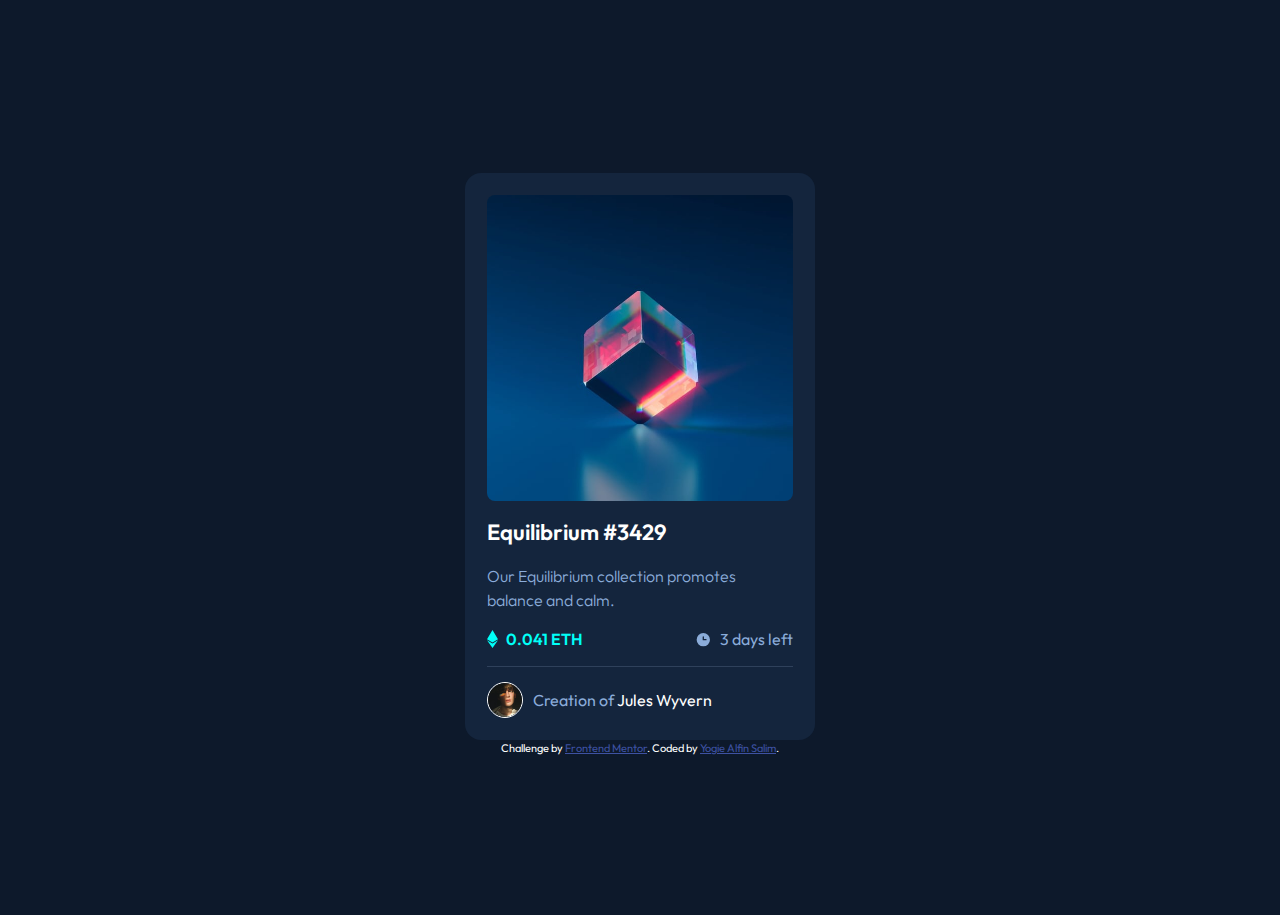
<file: nft-preview-card-component/index.html>
<!DOCTYPE html>
<html lang="en">
  <head>
    <meta charset="UTF-8" />
    <meta name="viewport" content="width=device-width, initial-scale=1.0" />
    <!-- displays site properly based on user's device -->

    <link rel="icon" type="image/png" sizes="32x32" href="./images/favicon-32x32.png" />
    <link rel="stylesheet" href="style.css" />
    <title>Frontend Mentor | NFT preview card component</title>
  </head>
  <body>
    <main class="card">
      <div class="picture">
        <img src="images/image-equilibrium.jpg" alt="Main image of the website" class="card-image" />
        <div class="overlay"><img src="images/icon-view.svg" alt="eye icon" /></div>
      </div>
      <h1 class="card-title">Equilibrium #3429</h1>
      <p class="card-description">Our Equilibrium collection promotes balance and calm.</p>
      <div class="flex-container">
        <p class="flex-section eth" data-icon="eth">
          <img src="images/icon-ethereum.svg" alt="etherium icon" class="icon" />0.041 ETH
        </p>
        <p class="flex-section day" data-icon="clock">
          <img src="images/icon-clock.svg" alt="clock icon" class="icon" />3 days left
        </p>
      </div>
      <div class="avatar-section">
        <img src="images/image-avatar.png" alt="Avatar of Jules Wyvern" class="avatar" />
        <p>Creation of <span class="highlight">Jules Wyvern</span></p>
      </div>
    </main>
    <footer class="attribution">
      Challenge by <a href="https://www.frontendmentor.io?ref=challenge" target="_blank">Frontend Mentor</a>. Coded by
      <a href="https://github.com/yogiealfin">Yogie Alfin Salim</a>.
    </footer>
  </body>
</html>
</file>
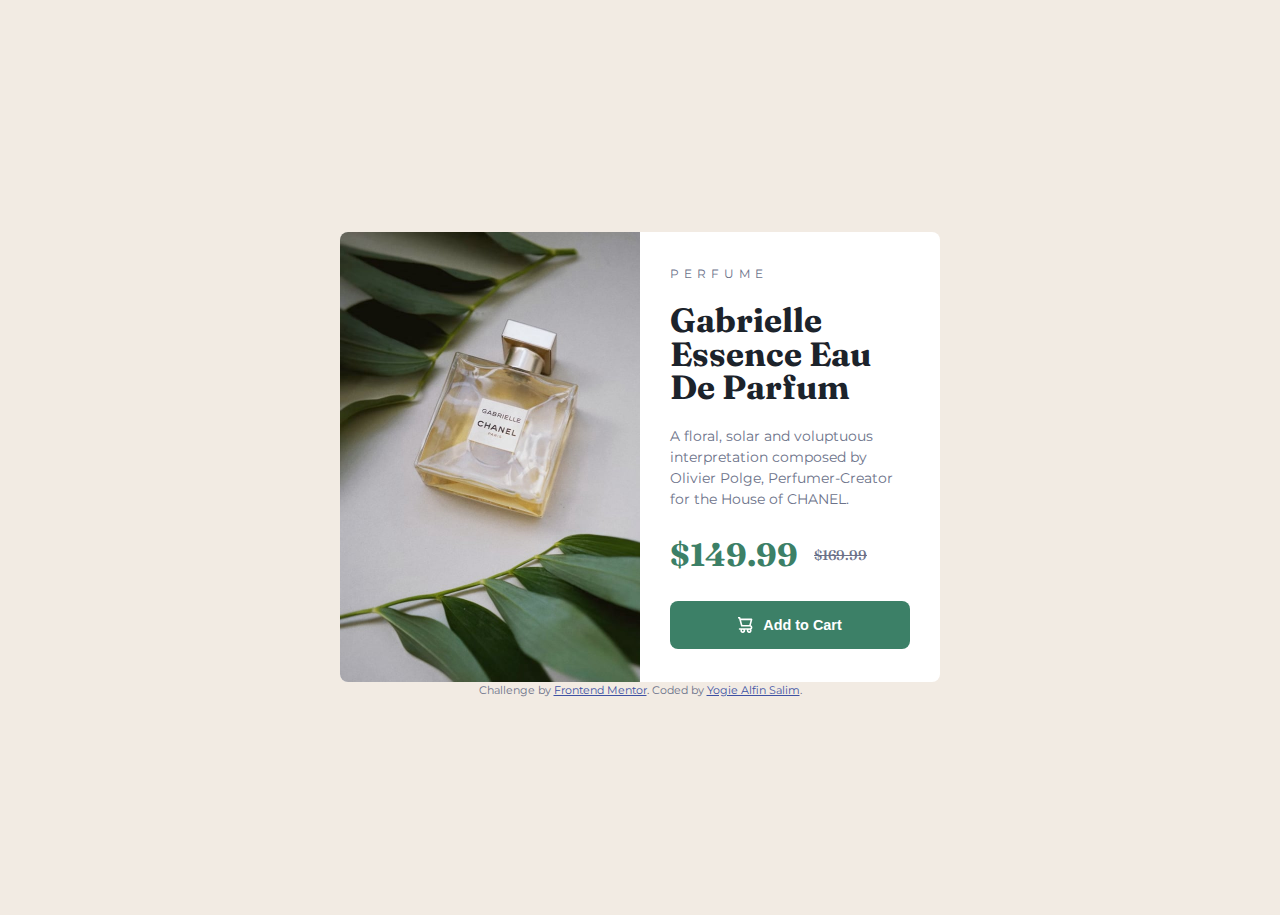
<file: product-preview-card-component/index.html>
<!DOCTYPE html>
<html lang="en">
  <head>
    <meta charset="UTF-8" />
    <meta name="viewport" content="width=device-width, initial-scale=1.0" />
    <link rel="icon" type="image/png" sizes="32x32" href="./images/favicon-32x32.png" />
    <link rel="stylesheet" href="style.css" />
    <title>Frontend Mentor | Product preview card component</title>
  </head>
  <body>
    <main class="card">
      <picture class="image-container">
        <source srcset="images/image-product-desktop.jpg" media="(min-width: 600px)" />
        <img src="images/image-product-mobile.jpg" alt="Perfume Photo" />
      </picture>
      <div class="content-container">
        <p class="product-category">Perfume</p>
        <h1 class="product-name">Gabrielle Essence Eau De Parfum</h1>
        <p class="product-description">
          A floral, solar and voluptuous interpretation composed by Olivier Polge, Perfumer-Creator for the House of
          CHANEL.
        </p>
        <div class="price-container">
          <p class="discount-price">$149.99</p>
          <p class="original-price">$169.99</p>
        </div>
        <button class="button"><img src="images/icon-cart.svg" alt="cart image" />Add to Cart</button>
      </div>
    </main>
    <footer class="attribution">
      Challenge by <a href="https://www.frontendmentor.io?ref=challenge" target="_blank">Frontend Mentor</a>. Coded by
      <a href="https://github.com/yogiealfin">Yogie Alfin Salim</a>.
    </footer>
  </body>
</html>
</file>
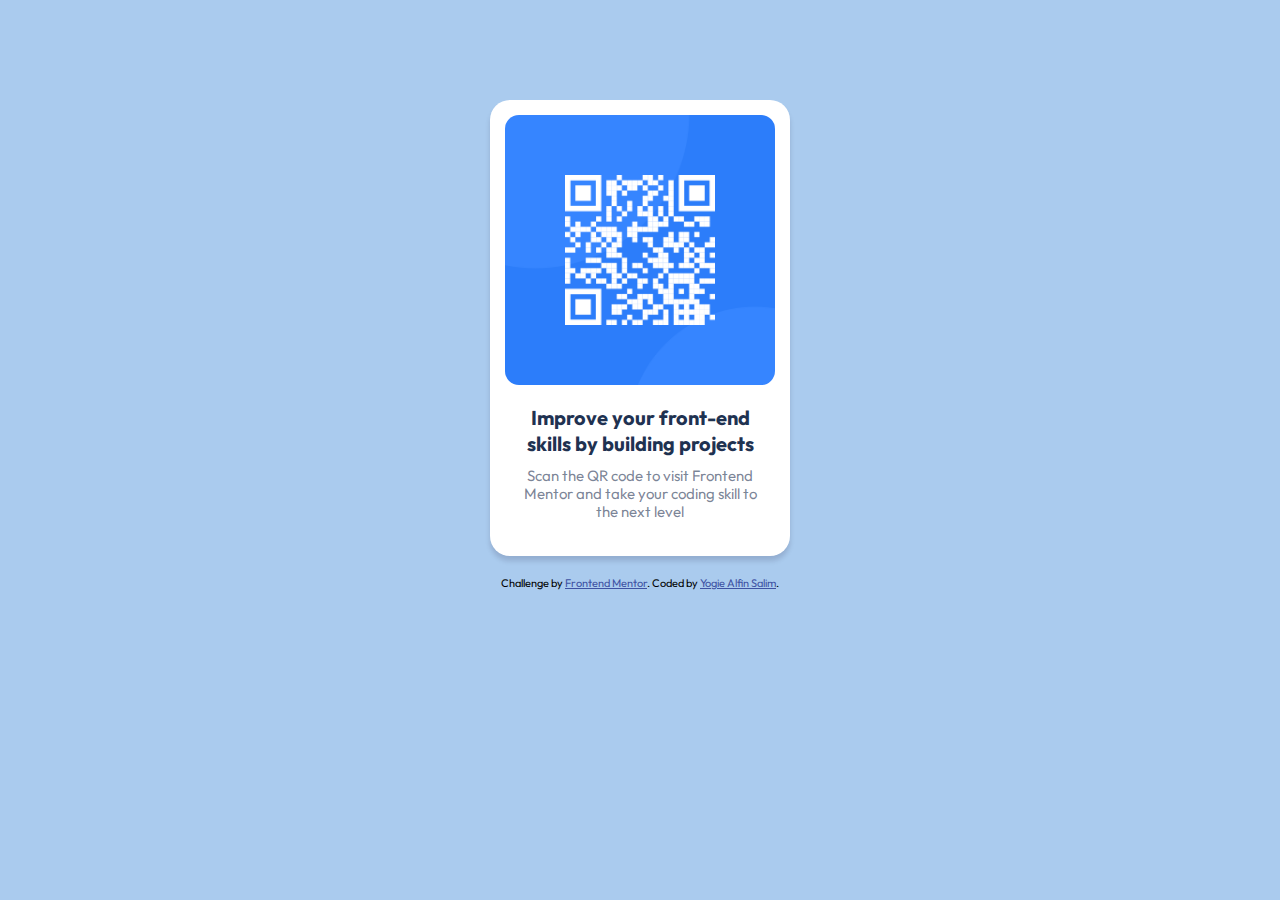
<file: qr-code-component/index.html>
<!DOCTYPE html>
<html lang="en">
  <head>
    <meta charset="UTF-8" />
    <meta name="viewport" content="width=device-width, initial-scale=1.0" />
    <!-- displays site properly based on user's device -->
    <link rel="icon" type="image/png" sizes="32x32" href="./images/favicon-32x32.png" />
    <link rel="stylesheet" href="style.css" />
    <title>Frontend Mentor | QR code component</title>
  </head>
  <body>
    <main class="container">
      <section class="card">
        <img src="images/image-qr-code.png" class="card-image" alt="QR Code Image" />
        <div class="text-container">
          <h1 class="card-header">Improve your front-end skills by building projects</h1>
          <p class="card-quote">
            Scan the QR code to visit Frontend Mentor and take your coding skill to the next level
          </p>
        </div>
      </section>
    </main>
    <footer class="attribution">
      Challenge by <a href="https://www.frontendmentor.io?ref=challenge" target="_blank">Frontend Mentor</a>. Coded by
      <a href="https://github.com/yogiealfin">Yogie Alfin Salim</a>.
    </footer>
  </body>
</html>
</file>
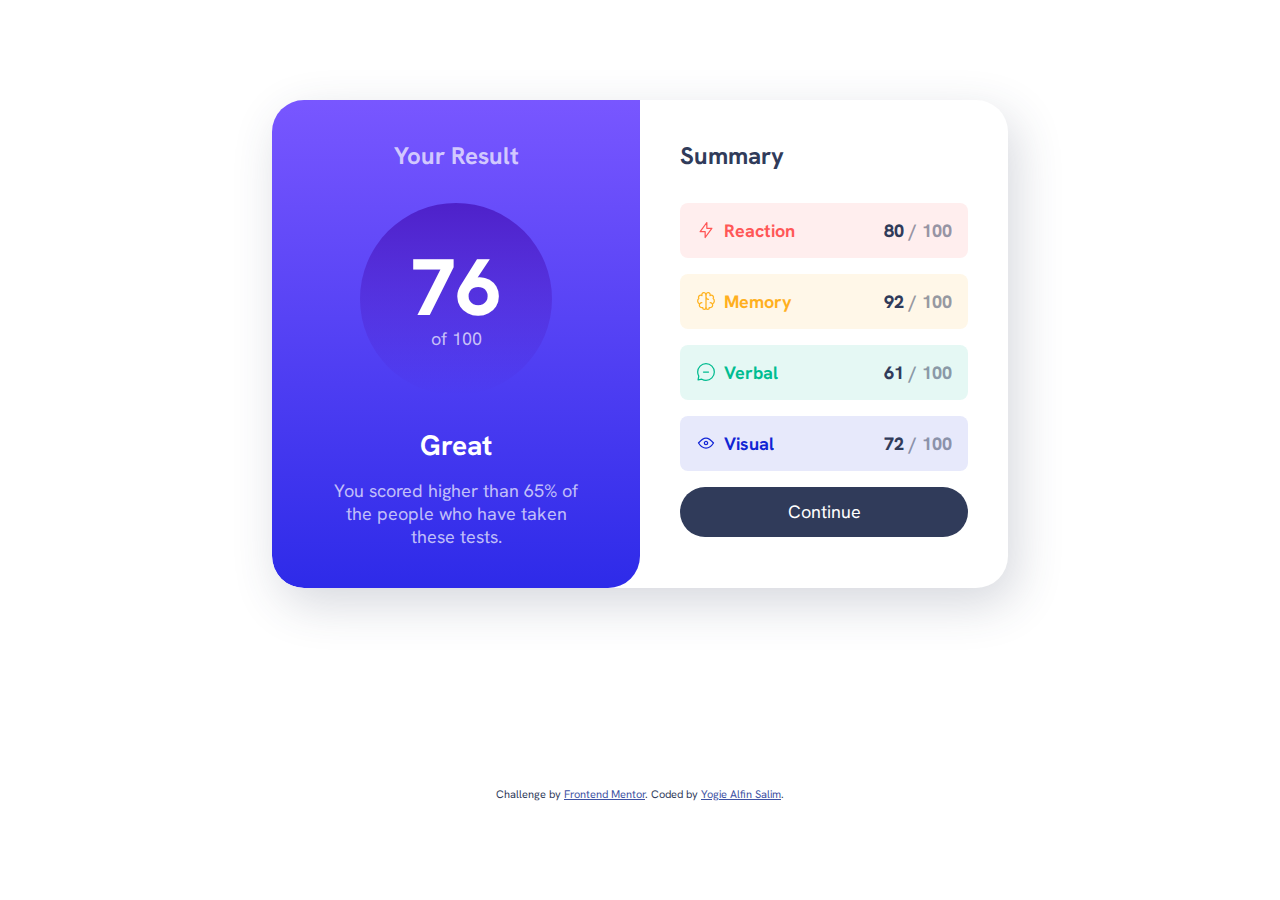
<file: results-summary-component/index.html>
<!DOCTYPE html>
<html lang="en">
  <head>
    <meta charset="UTF-8" />
    <meta name="viewport" content="width=device-width, initial-scale=1.0" />
    <link rel="icon" type="image/png" sizes="32x32" href="./assets/images/favicon-32x32.png" />
    <title>Frontend Mentor | Results summary component</title>
    <link rel="stylesheet" href="style.css" />
  </head>
  <body>
    <main>
      <div class="result-summary">
        <div class="results grid-container" data-spacing="large">
          <h1 class="section-title">Your Result</h1>
          <p class="result-score"><span>76</span> of 100</p>
          <div class="grid-container">
            <p class="result-rank">Great</p>
            <p>You scored higher than 65% of the people who have taken these tests.</p>
          </div>
        </div>
        <div class="summary grid-container" data-spacing="large">
          <h2 class="section-title">Summary</h2>
          <div class="grid-container">
            <div class="summary-item" data-item-type="accent-1">
              <div class="flex-container">
                <svg
                  class="summary-icon"
                  xmlns="http://www.w3.org/2000/svg"
                  width="20"
                  height="20"
                  fill="none"
                  viewBox="0 0 20 20"
                >
                  <path
                    stroke="#F55"
                    stroke-linecap="round"
                    stroke-linejoin="round"
                    stroke-width="1.25"
                    d="M10.833 8.333V2.5l-6.666 9.167h5V17.5l6.666-9.167h-5Z"
                  />
                </svg>
                <h3 class="summary-item-title">Reaction</h3>
              </div>
              <p class="summary-score"><span>80</span> / 100</p>
            </div>
            <div class="summary-item" data-item-type="accent-2">
              <div class="flex-container">
                <svg
                  class="summary-icon"
                  xmlns="http://www.w3.org/2000/svg"
                  width="20"
                  height="20"
                  fill="none"
                  viewBox="0 0 20 20"
                >
                  <path
                    stroke="#FFB21E"
                    stroke-linecap="round"
                    stroke-linejoin="round"
                    stroke-width="1.25"
                    d="M5.833 11.667a2.5 2.5 0 1 0 .834 4.858"
                  />
                  <path
                    stroke="#FFB21E"
                    stroke-linecap="round"
                    stroke-linejoin="round"
                    stroke-width="1.25"
                    d="M3.553 13.004a3.333 3.333 0 0 1-.728-5.53m.025-.067a2.083 2.083 0 0 1 2.983-2.824m.199.054A2.083 2.083 0 1 1 10 3.75v12.917a1.667 1.667 0 0 1-3.333 0M10 5.833a2.5 2.5 0 0 0 2.5 2.5m1.667 3.334a2.5 2.5 0 1 1-.834 4.858"
                  />
                  <path
                    stroke="#FFB21E"
                    stroke-linecap="round"
                    stroke-linejoin="round"
                    stroke-width="1.25"
                    d="M16.447 13.004a3.334 3.334 0 0 0 .728-5.53m-.025-.067a2.083 2.083 0 0 0-2.983-2.824M10 3.75a2.085 2.085 0 0 1 2.538-2.033 2.084 2.084 0 0 1 1.43 2.92m-.635 12.03a1.667 1.667 0 0 1-3.333 0"
                  />
                </svg>
                <h3 class="summary-item-title">Memory</h3>
              </div>
              <p class="summary-score"><span>92</span> / 100</p>
            </div>
            <div class="summary-item" data-item-type="accent-3">
              <div class="flex-container">
                <svg
                  class="summary-icon"
                  xmlns="http://www.w3.org/2000/svg"
                  width="20"
                  height="20"
                  fill="none"
                  viewBox="0 0 20 20"
                >
                  <path
                    stroke="#00BB8F"
                    stroke-linecap="round"
                    stroke-linejoin="round"
                    stroke-width="1.25"
                    d="M7.5 10h5M10 18.333A8.333 8.333 0 1 0 1.667 10c0 1.518.406 2.942 1.115 4.167l-.699 3.75 3.75-.699A8.295 8.295 0 0 0 10 18.333Z"
                  />
                </svg>
                <h3 class="summary-item-title">Verbal</h3>
              </div>
              <p class="summary-score"><span>61</span> / 100</p>
            </div>
            <div class="summary-item" data-item-type="accent-4">
              <div class="flex-container">
                <svg
                  class="summary-icon"
                  xmlns="http://www.w3.org/2000/svg"
                  width="20"
                  height="20"
                  fill="none"
                  viewBox="0 0 20 20"
                >
                  <path
                    stroke="#1125D6"
                    stroke-linecap="round"
                    stroke-linejoin="round"
                    stroke-width="1.25"
                    d="M10 11.667a1.667 1.667 0 1 0 0-3.334 1.667 1.667 0 0 0 0 3.334Z"
                  />
                  <path
                    stroke="#1125D6"
                    stroke-linecap="round"
                    stroke-linejoin="round"
                    stroke-width="1.25"
                    d="M17.5 10c-1.574 2.492-4.402 5-7.5 5s-5.926-2.508-7.5-5C4.416 7.632 6.66 5 10 5s5.584 2.632 7.5 5Z"
                  />
                </svg>
                <h3 class="summary-item-title">Visual</h3>
              </div>
              <p class="summary-score"><span>72</span> / 100</p>
            </div>
            <button class="button">Continue</button>
          </div>
        </div>
      </div>
    </main>

    <footer class="attribution">
      Challenge by <a href="https://www.frontendmentor.io?ref=challenge" target="_blank">Frontend Mentor</a>. Coded by
      <a href="https://github.com/yogiealfin">Yogie Alfin Salim</a>.
    </footer>
  </body>
</html>
</file>
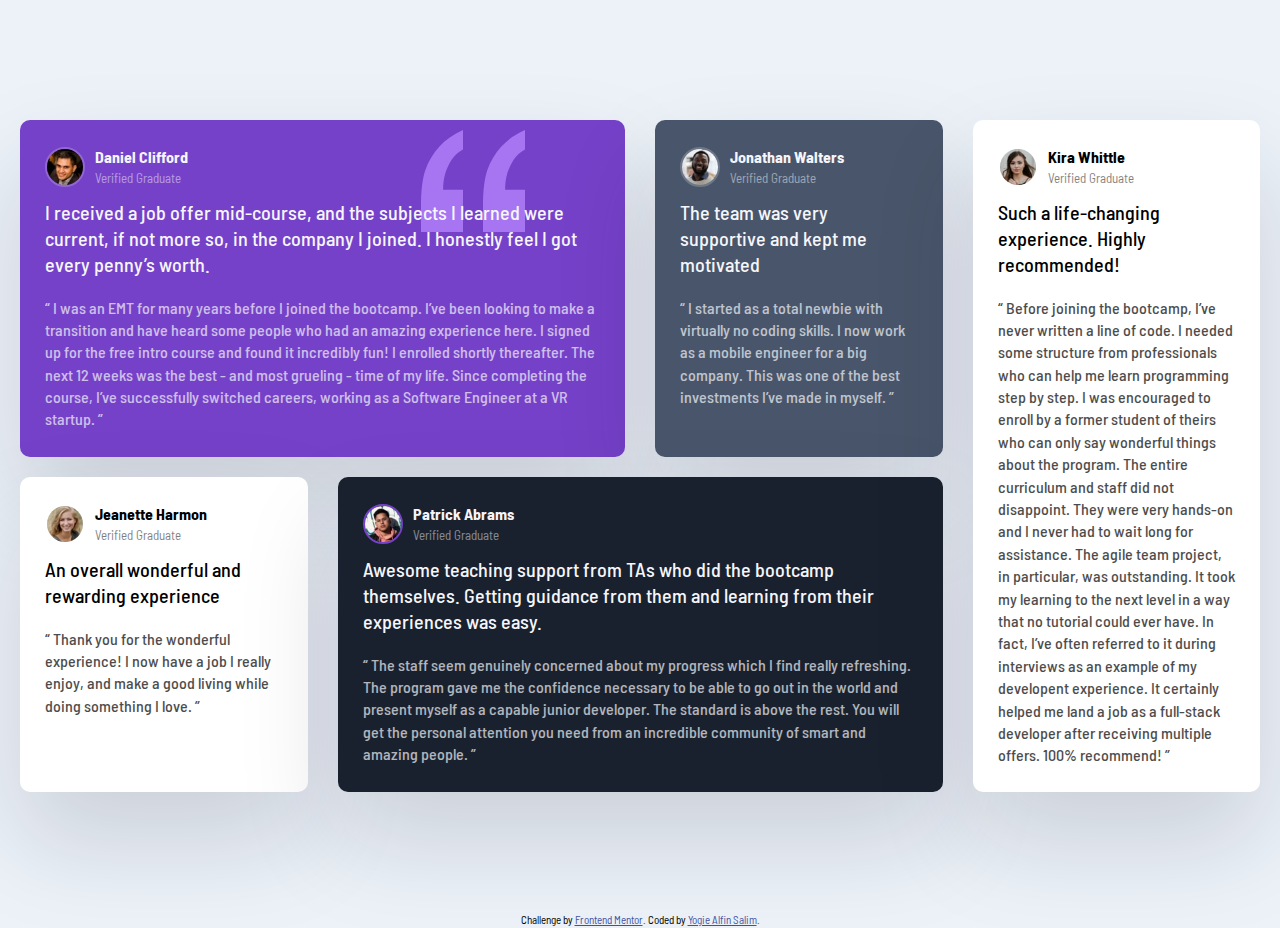
<file: testimonials-grid/index.html>
<!DOCTYPE html>
<html lang="en">
  <head>
    <meta charset="UTF-8" />
    <meta name="viewport" content="width=device-width, initial-scale=1.0" />
    <!-- displays site properly based on user's device -->

    <link rel="icon" type="image/png" sizes="32x32" href="./images/favicon-32x32.png" />
    <link rel="stylesheet" href="style.css" />

    <title>Frontend Mentor | Testimonial Grid</title>
  </head>
  <body>
    <div class="testimonial">
      <div class="card card-bg-purple">
        <header class="card-header">
          <img src="images/image-daniel.jpg" class="card-image" alt="Photo of Daniel" />
          <div>
            <h3>Daniel Clifford</h3>
            <p>Verified Graduate</p>
          </div>
        </header>
        <p class="card-testimonial">
          I received a job offer mid-course, and the subjects I learned were current, if not more so, in the company I
          joined. I honestly feel I got every penny’s worth.
        </p>
        <p class="card-quote">
          “ I was an EMT for many years before I joined the bootcamp. I’ve been looking to make a transition and have
          heard some people who had an amazing experience here. I signed up for the free intro course and found it
          incredibly fun! I enrolled shortly thereafter. The next 12 weeks was the best - and most grueling - time of my
          life. Since completing the course, I’ve successfully switched careers, working as a Software Engineer at a VR
          startup. ”
        </p>
      </div>
      <div class="card card-bg-gray">
        <header class="card-header">
          <img src="images/image-jonathan.jpg" class="card-image" alt="Photo of Jonathan" />
          <div>
            <h3>Jonathan Walters</h3>
            <p>Verified Graduate</p>
          </div>
        </header>
        <p class="card-testimonial">The team was very supportive and kept me motivated</p>
        <p class="card-quote">
          “ I started as a total newbie with virtually no coding skills. I now work as a mobile engineer for a big
          company. This was one of the best investments I’ve made in myself. ”
        </p>
      </div>
      <div class="card">
        <header class="card-header">
          <img src="images/image-jeanette.jpg" class="card-image" alt="Photo of Jeanette" />
          <div>
            <h3>Jeanette Harmon</h3>
            <p>Verified Graduate</p>
          </div>
        </header>
        <p class="card-testimonial">An overall wonderful and rewarding experience</p>
        <p class="card-quote">
          “ Thank you for the wonderful experience! I now have a job I really enjoy, and make a good living while doing
          something I love. ”
        </p>
      </div>
      <div class="card card-bg-black">
        <header class="card-header">
          <img src="images/image-patrick.jpg" class="card-image" alt="Photo of Patrick" />
          <div>
            <h3>Patrick Abrams</h3>
            <p>Verified Graduate</p>
          </div>
        </header>
        <p class="card-testimonial">
          Awesome teaching support from TAs who did the bootcamp themselves. Getting guidance from them and learning
          from their experiences was easy.
        </p>
        <p class="card-quote">
          “ The staff seem genuinely concerned about my progress which I find really refreshing. The program gave me the
          confidence necessary to be able to go out in the world and present myself as a capable junior developer. The
          standard is above the rest. You will get the personal attention you need from an incredible community of smart
          and amazing people. ”
        </p>
      </div>
      <div class="card">
        <header class="card-header">
          <img src="images/image-kira.jpg" class="card-image" alt="Photo of Kira" />
          <div>
            <h3>Kira Whittle</h3>
            <p>Verified Graduate</p>
          </div>
        </header>
        <p class="card-testimonial">Such a life-changing experience. Highly recommended!</p>
        <p class="card-quote">
          “ Before joining the bootcamp, I’ve never written a line of code. I needed some structure from professionals
          who can help me learn programming step by step. I was encouraged to enroll by a former student of theirs who
          can only say wonderful things about the program. The entire curriculum and staff did not disappoint. They were
          very hands-on and I never had to wait long for assistance. The agile team project, in particular, was
          outstanding. It took my learning to the next level in a way that no tutorial could ever have. In fact, I’ve
          often referred to it during interviews as an example of my developent experience. It certainly helped me land
          a job as a full-stack developer after receiving multiple offers. 100% recommend! ”
        </p>
      </div>
    </div>
    <footer class="attribution">
      Challenge by <a href="https://www.frontendmentor.io?ref=challenge" target="_blank">Frontend Mentor</a>. Coded by
      <a href="https://github.com/yogiealfin">Yogie Alfin Salim</a>.
    </footer>
  </body>
</html>
</file>
<file: nft-preview-card-component/style.css>
@import url("https://fonts.googleapis.com/css2?family=Outfit:wght@300;400;600&display=swap");

:root {
  --clr-primary: hsl(215, 51%, 70%);
  --clr-secondary: hsl(178, 100%, 50%);
  --clr-neutral-900: hsl(217, 54%, 11%);
  --clr-neutral-500: hsl(216, 50%, 16%);
  --clr-neutral-300: hsl(215, 32%, 27%);
  --clr-neutral-white: hsl(0, 0%, 100%);
  --ff-main: "Outfit", sans-serif;
  --fw-thin: 300;
  --fw-regular: 400;
  --fw-bold: 600;
}

* {
  box-sizing: border-box;
  padding: 0;
  margin: 0;
  font-family: var(--ff-main);
}

html,
body {
  height: 100%;
}

body {
  background-color: var(--clr-neutral-900);
  display: flex;
  justify-content: center;
  align-items: center;
  flex-direction: column;
  color: var(--clr-primary);
  line-height: 1.5;
  margin: 15px;
  font-size: 16px;
}

img,
picture,
video,
canvas,
svg {
  display: block;
  max-width: 100%;
}

.card {
  background-color: var(--clr-neutral-500);
  padding: 22px;
  border-radius: 16px;
  max-width: 350px;
  display: grid;
  gap: 15px;
  align-items: stretch;
}

.picture {
  position: relative;
  cursor: pointer;
}

.card-image {
  border-radius: 8px;
}

.overlay {
  position: absolute;
  top: 0;
  right: 0;
  height: 100%;
  width: 100%;
  transition: all 0.3s ease;
  background-color: var(--clr-secondary);
  opacity: 0;
  display: flex;
  justify-content: center;
  align-items: center;
}

.picture:hover .overlay {
  opacity: 0.6;
}

.card-title {
  color: var(--clr-neutral-white);
  font-size: 1.375rem;
  font-weight: var(--fw-bold);
}

.card-title:hover {
  cursor: pointer;
  color: var(--clr-secondary);
}

.card-description {
  font-weight: var(--fw-thin);
}

.flex-container {
  display: flex;
  justify-content: space-between;
  align-items: center;
}

.flex-section {
  display: flex;
  align-items: center;
}

.eth {
  color: var(--clr-secondary);
  font-weight: var(--fw-bold);
}

.icon {
  margin-right: 8px;
}

.avatar-section {
  border-top: 1px solid var(--clr-neutral-300);
  display: flex;
  column-gap: 10px;
  padding-top: 15px;
  align-items: center;
}

.avatar {
  border: 1px solid var(--clr-neutral-white);
  width: 36px;
  height: 36px;
  object-fit: cover;
  object-position: center;
  border-radius: 50%;
}

.highlight {
  color: var(--clr-neutral-white);
}

.highlight:hover {
  cursor: pointer;
  color: var(--clr-secondary);
}

.attribution {
  font-size: 11px;
  text-align: center;
  color: var(--clr-neutral-white);
}
.attribution a {
  color: hsl(228, 45%, 44%);
}
</file>
<file: product-preview-card-component/style.css>
@import url("https://fonts.googleapis.com/css2?family=Fraunces:opsz,wght@9..144,500;9..144,700&family=Montserrat:wght@500;700&display=swap");

:root {
  --clr-primary: hsl(158, 36%, 37%);
  --clr-secondary: hsl(30, 38%, 92%);
  --clr-neutral-dark: hsl(212, 21%, 14%);
  --clr-neutral-gray: hsl(228, 12%, 48%);
  --clr-neutral-white: hsl(0, 0%, 100%);
  --clr-primary-darker: hsl(158, 36%, 20%);
  --ff-base: "Montserrat", sans-serif;
  --ff-accent: "Fraunces", serif;
  --fw-regular: 500;
  --fw-bold: 700;
}

* {
  box-sizing: border-box;
  margin: 0;
  padding: 0;
}

html,
body {
  height: 100%;
}

body {
  font-family: var(--ff-base);
  font-size: 14px;
  background-color: var(--clr-secondary);
  color: var(--clr-neutral-gray);
  line-height: 1.5;
  display: grid;
  place-content: center;
  margin: 15px;
}

img,
picture,
video,
canvas,
svg {
  display: block;
  max-width: 100%;
}

p,
h1 {
  overflow-wrap: break-word;
}

.card {
  background-color: var(--clr-neutral-white);
  border-radius: 8px;
  overflow: hidden;
  max-width: 600px;
  display: grid;
}

@media (min-width: 600px) {
  .card {
    grid-template-columns: 1fr 1fr;
  }
}

.content-container {
  padding: 30px;
  display: grid;
  flex-direction: column;
  align-items: center;
  gap: 15px;
}

.product-category {
  text-transform: uppercase;
  letter-spacing: 5px;
  font-size: 0.75rem;
}

.product-name {
  font-family: var(--ff-accent);
  color: var(--clr-neutral-dark);
  font-size: 2.1rem;
  line-height: 1;
}

.price-container {
  display: flex;
  flex-wrap: wrap;
  align-items: center;
  font-family: var(--ff-accent);
  gap: 1rem;
}

.discount-price {
  color: var(--clr-primary);
  font-size: 2rem;
  font-weight: var(--fw-bold);
}

.original-price {
  text-decoration: line-through;
  font-weight: var(--fw-regular);
}

.button {
  cursor: pointer;
  background-color: var(--clr-primary);
  color: var(--clr-neutral-white);
  padding: 16px 24px;
  text-decoration: none;
  border: none;
  border-radius: 8px;
  display: inline-flex;
  justify-content: center;
  align-items: center;
  gap: 10px;
  font-weight: var(--fw-bold);
  font-size: 0.9rem;
}

.button:is(:hover, :focus) {
  background-color: var(--clr-primary-darker);
}

.attribution {
  font-size: 11px;
  text-align: center;
}
.attribution a {
  color: hsl(228, 45%, 44%);
}
</file>
<file: qr-code-component/style.css>
@import url("https://fonts.googleapis.com/css2?family=Outfit:wght@400;700&display=swap");

* {
  box-sizing: border-box;
  margin: 0;
  padding: 0;
}

body {
  font-family: "Outfit", sans-serif;
  font-size: 15px;
  background-color: hsl(211, 66%, 80%);
  line-height: 1.3;
}

.container {
  margin-top: 100px;
  display: flex;
  justify-content: center;
  align-items: center;
}

.card {
  background-color: hsl(0, 0%, 100%);
  padding: 15px;
  border-radius: 20px;
  width: 300px;
  display: flex;
  flex-direction: column;
  justify-content: center;
  align-items: center;
  box-shadow: 0 5px 5px rgba(17, 12, 46, 0.15);
  margin-bottom: 20px;
}

.card-image {
  width: 100%;
  border-radius: 14px;
  margin-bottom: 20px;
}

.text-container {
  width: 250px;
}

.card-header {
  font-weight: 700;
  color: hsl(218, 44%, 22%);
  text-align: center;
  font-size: 20px;
  margin-bottom: 10px;
}

.card-quote {
  text-align: center;
  color: hsla(218, 44%, 22%, 0.6);
  margin-bottom: 20px;
  line-height: 1.2;
}

.attribution {
  font-size: 11px;
  text-align: center;
}
.attribution a {
  color: hsl(228, 45%, 44%);
}
</file>
<file: results-summary-component/style.css>
@font-face {
  font-family: HankenGrotesk;
  font-display: swap;
  font-weight: 100 900;
  src: url("assets/fonts/HankenGrotesk-VariableFont_wght.ttf") format("truetype");
}

:root {
  --clr-primary-hsl-400: 252, 100%, 67%;
  --clr-primary-hsl-500: 256, 72%, 46%;
  --clr-secondary-hsl-400: 241, 81%, 54%;
  --clr-secondary-hsl-500: 241, 72%, 46%;

  --clr-neutral-hsl-100: 0, 0%, 100%;
  --clr-neutral-hsl-200: 221, 100%, 96%;
  --clr-neutral-hsl-300: 241, 100%, 89%;
  --clr-neutral-hsl-700: 224, 30%, 27%;

  --clr-neutral-100: hsl(var(--clr-neutral-hsl-100));
  --clr-neutral-200: hsl(var(--clr-neutral-hsl-200));
  --clr-neutral-300: hsl(var(--clr-neutral-hsl-300));
  --clr-neutral-700: hsl(var(--clr-neutral-hsl-700));

  --clr-primary-400: hsl(var(--clr-primary-hsl-400));
  --clr-primary-500: hsla(var(--clr-primary-hsl-500));
  --clr-secondary-400: hsl(var(--clr-secondary-hsl-400));

  --gradient-primary: linear-gradient(var(--clr-primary-400), var(--clr-secondary-400));

  --gradient-to-transparent: linear-gradient(var(--clr-primary-500), hsl(var(--clr-secondary-hsl-500), 0));

  --clr-accent-1: 0, 100%, 67%;
  --clr-accent-2: 39, 100%, 56%;
  --clr-accent-3: 166, 100%, 37%;
  --clr-accent-4: 234, 85%, 45%;

  --ff-main: "HankenGrotesk", san-serif;

  --fw-regular: 500;
  --fw-bold: 700;
  --fw-bolder: 800;

  --fs-400: 1.125rem;
  --fs-500: 1.25rem;
  --fs-600: 1.5rem;
  --fs-700: 1.75rem;
  --fs-800: 2rem;
  --fs-900: 5rem;
}

*,
*::before,
*::after {
  box-sizing: border-box;
}

* {
  margin: 0;
  font: inherit;
}

img,
svg {
  display: block;
  max-width: 100%;
}

body {
  font-family: var(--ff-main);
  font-size: var(--fs-400);
  color: var(--clr-neutral-700);
}

@media (min-width: 600px) {
  body {
    min-height: 100vh;
    display: grid;
    place-items: center;
  }

  .result-summary {
    grid-template-columns: 1fr 1fr;
    border-radius: var(--border-radius);
    box-shadow: 0.5rem 1rem 3rem hsl(var(--clr-neutral-hsl-700), 0.2);
    overflow: hidden;
    margin-inline: 1rem;
  }

  .results {
    border-radius: var(--border-radius);
  }
}

.result-summary {
  --border-radius: 2rem;
  --padding: 2.5rem;
  max-width: 46rem;
  display: grid;
}

.results {
  text-align: center;
  background: var(--gradient-primary);
  color: hsl(var(--clr-neutral-hsl-100), 0.7);
  border-radius: 0 0 var(--border-radius) var(--border-radius);
  padding: var(--padding) calc(var(--padding) * 1.5);
}

.grid-container {
  display: grid;
  align-content: start;
  gap: 1rem;
}

.grid-container[data-spacing="large"] {
  gap: 2rem;
}

.result-score {
  display: grid;
  place-content: center;
  width: 12rem;
  margin-inline: auto;
  background: var(--gradient-to-transparent);
  aspect-ratio: 1/1;
  border-radius: 50%;
}

.result-score span {
  display: block;
  font-size: var(--fs-900);
  font-weight: var(--fw-bolder);
  line-height: 1;
  color: var(--clr-neutral-100);
}

.result-rank {
  color: var(--clr-neutral-100);
  font-size: var(--fs-700);
  font-weight: var(--fw-bold);
}

.flex-container {
  display: flex;
  flex-wrap: wrap;
  align-items: center;
  gap: 0.5rem;
}

.summary {
  padding: var(--padding);
}

.summary-item {
  display: flex;
  justify-content: space-between;
  align-items: center;
  padding: 1rem;
  border-radius: 0.5rem;
  background-color: hsl(var(--item-color), 0.1);
}

.summary-item[data-item-type="accent-1"] {
  --item-color: var(--clr-accent-1);
}

.summary-item[data-item-type="accent-2"] {
  --item-color: var(--clr-accent-2);
}

.summary-item[data-item-type="accent-3"] {
  --item-color: var(--clr-accent-3);
}

.summary-item[data-item-type="accent-4"] {
  --item-color: var(--clr-accent-4);
}

.summary-item-title {
  color: hsl(var(--item-color));
  font-weight: var(--fw-bold);
}

.summary-score {
  font-weight: var(--fw-bolder);
  color: hsl(var(--clr-neutral-hsl-700), 0.5);
}

.summary-score span {
  color: var(--clr-neutral-700);
}

.button {
  color: var(--clr-neutral-100);
  line-height: 1;
  background: var(--clr-neutral-700);
  padding: 1rem 2rem;
  border: none;
  border-radius: 100vw;
  cursor: pointer;
}

.button:hover,
.button:focus-visible {
  background: var(--gradient-primary);
}

.section-title {
  font-weight: var(--fw-bold);
  font-size: var(--fs-600);
}

.attribution {
  font-size: 11px;
  text-align: center;
}
.attribution a {
  color: hsl(228, 45%, 44%);
}
</file>
<file: testimonials-grid/style.css>
@import url("https://fonts.googleapis.com/css2?family=Barlow+Semi+Condensed:wght@500;600&display=swap");

* {
  box-sizing: border-box;
  margin: 0;
  padding: 0;
}

body {
  background-color: hsl(210, 46%, 95%);
  font-family: "Barlow Semi Condensed", sans-serif;
  font-size: 13px;
  line-height: 1.5;
}

.testimonial {
  max-width: 1440px;
  margin: 100px auto;
  padding: 20px;
  display: grid;
  grid-template-columns: repeat(4, 1fr);
  column-gap: 30px;
  row-gap: 20px;
}

.card {
  background-color: hsl(0, 0%, 100%);
  border-radius: 10px;
  padding: 25px;
  box-shadow: 0 48px 100px 0 rgba(17, 12, 46, 0.15);
}

.card-header {
  display: flex;
  align-items: center;
  margin-bottom: 10px;
}

.card-header h3 {
  font-size: 16px;
}

.card-header p {
  opacity: 50%;
}

.card-image {
  width: 40px;
  height: 40px;
  border-radius: 50%;
  margin-right: 10px;
  border: 2px solid rgba(255, 255, 255, 0.2);
}

.card-testimonial {
  font-size: 20px;
  line-height: 1.3;
  font-weight: 500;
  margin-bottom: 20px;
}

.card-quote {
  font-size: 16px;
  font-weight: 500;
  line-height: 1.4;
  opacity: 70%;
}

.card-bg-purple {
  background-color: hsl(263, 55%, 52%);
  color: #f5f5fa;
  background-image: url("./images/bg-pattern-quotation.svg");
  background-repeat: no-repeat;
  background-position: top 10px right 100px;
  grid-column: 1 / 3;
}

.card-bg-gray {
  background-color: hsl(217, 19%, 35%);
  color: #f5f5fa;
}

.card-bg-black {
  background-color: hsl(219, 29%, 14%);
  color: #f5f5fa;
  grid-column: 2 / 4;
  grid-row: 2;
}

.card-bg-black .card-image {
  border: 2px solid hsl(263, 55%, 52%);
}

.card:nth-of-type(5) {
  grid-column: 4;
  grid-row: 1 / 3;
}

@media (max-width: 768px) {
  .testimonial {
    grid-template-columns: 1fr;
  }

  .card-bg-purple {
    grid-column: 1;
  }

  .card-bg-black {
    grid-column: 1;
    grid-row: 4;
  }

  .card:nth-of-type(5) {
    grid-column: 1;
    grid-row: 5;
  }
}

.attribution {
  font-size: 11px;
  text-align: center;
}
.attribution a {
  color: hsl(228, 45%, 44%);
}
</file>
